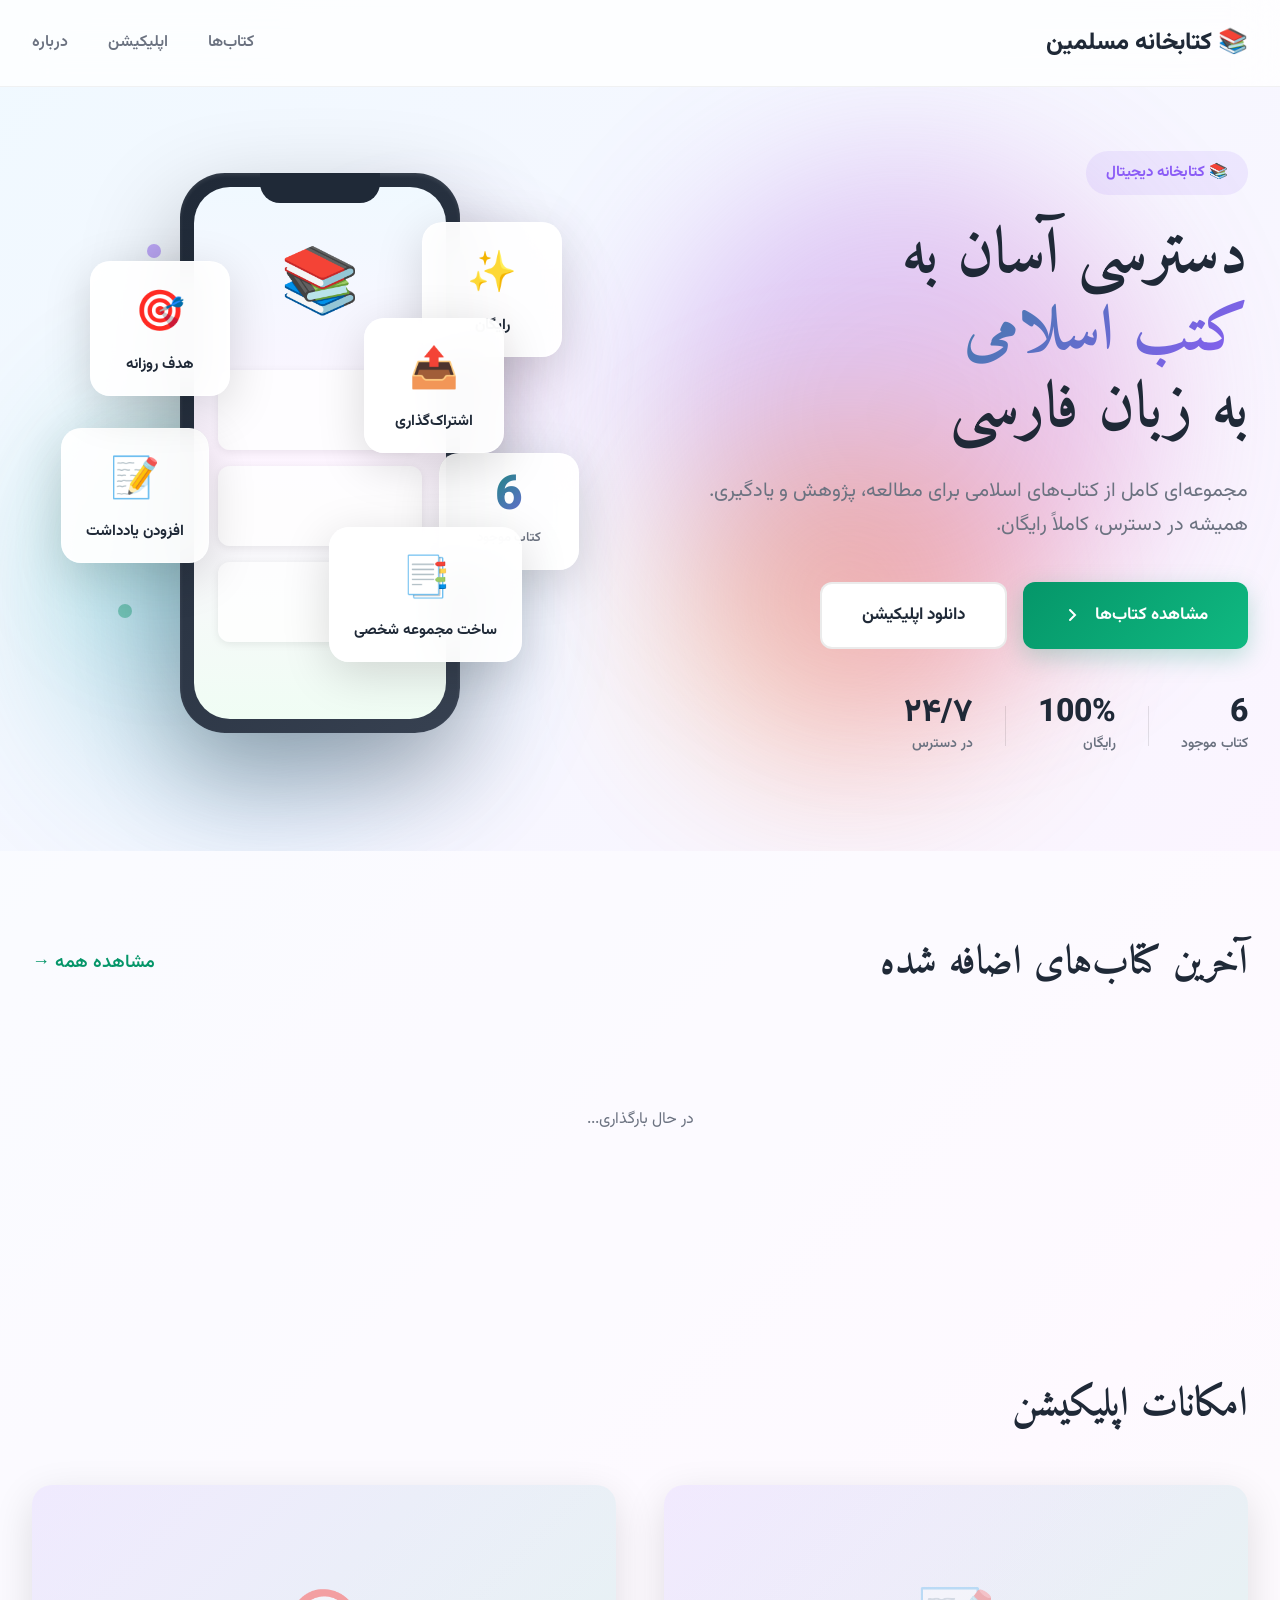
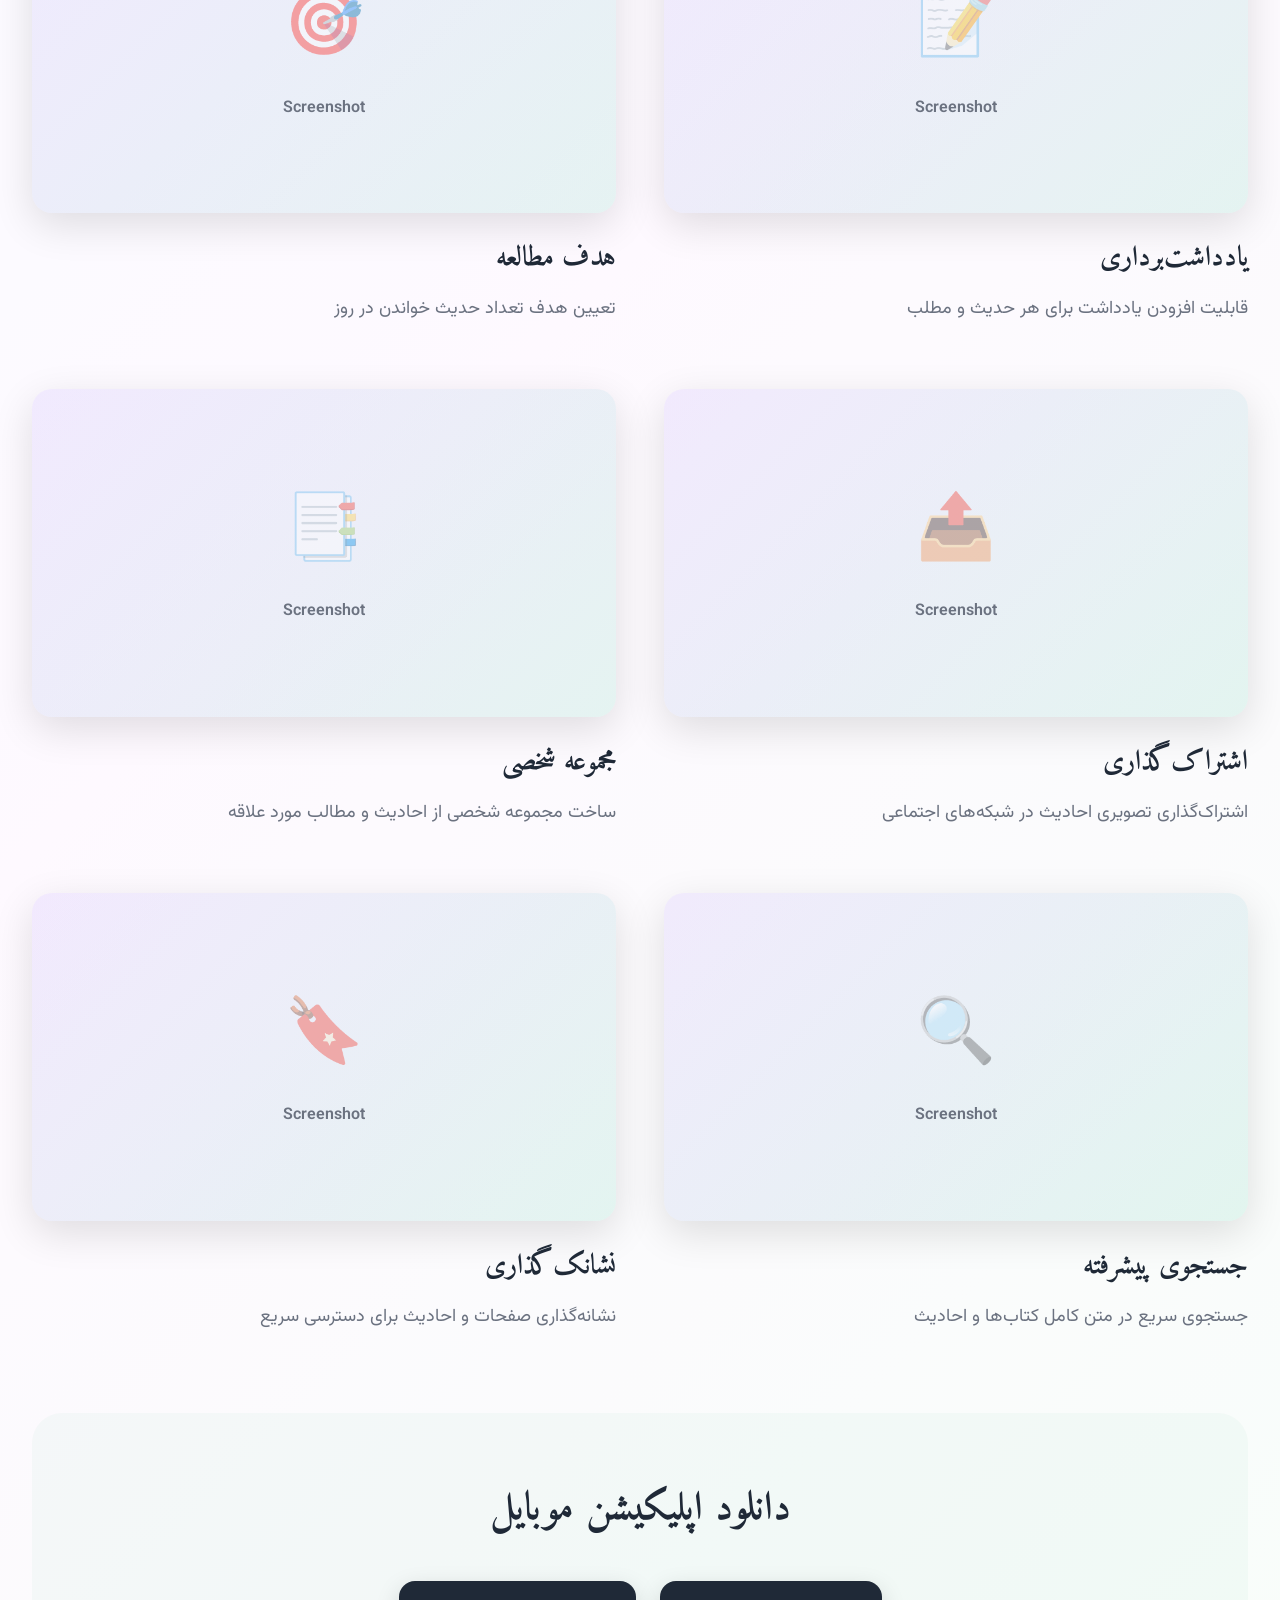
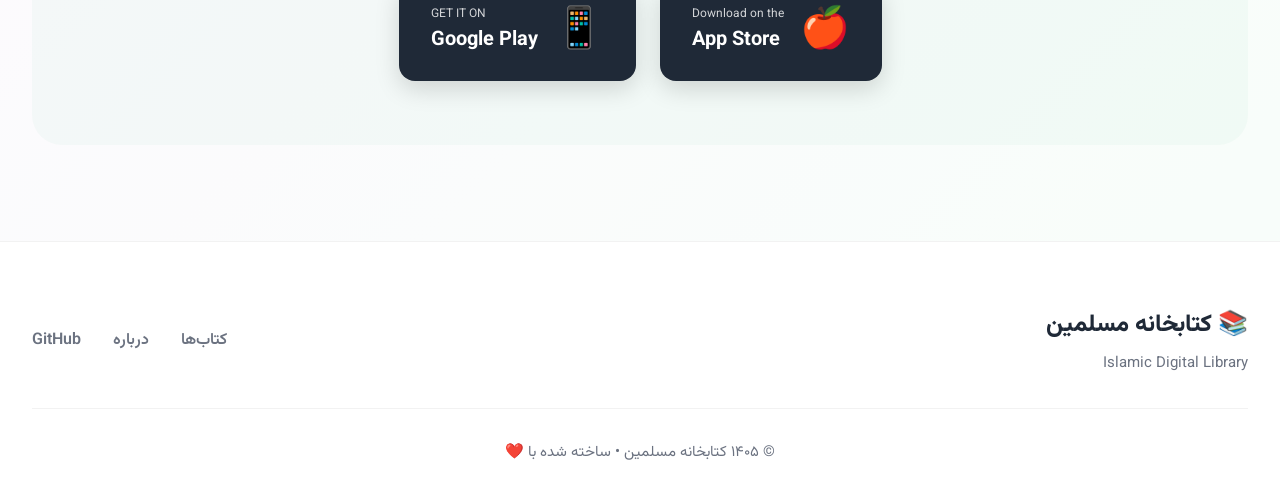
<file: docs/index.html>
<!DOCTYPE html>
<html lang="fa" dir="rtl">
<head>
    <meta charset="UTF-8">
    <meta name="viewport" content="width=device-width, initial-scale=1.0">
    <title>کتابخانه مسلمین - Islamic Digital Library</title>
    <meta name="description" content="کتابخانه دیجیتال اسلامی - دسترسی به بیش از 100 کتاب اسلامی به زبان فارسی">

    <link rel="preconnect" href="https://fonts.googleapis.com">
    <link rel="preconnect" href="https://fonts.gstatic.com" crossorigin>
    <link href="https://fonts.googleapis.com/css2?family=Amiri:wght@400;700&family=Vazirmatn:wght@300;400;500;600;700;800&display=swap" rel="stylesheet">

    <link rel="stylesheet" href="css/style.css">
</head>
<body>
    <!-- Navigation -->
    <nav class="nav">
        <div class="container">
            <a href="index.html" class="logo">📚 کتابخانه مسلمین</a>
            <div class="nav-menu">
                <a href="#books">کتاب‌ها</a>
                <a href="#apps">اپلیکیشن</a>
                <a href="about.html">درباره</a>
            </div>
        </div>
    </nav>

    <!-- Hero Section -->
    <section class="hero">
        <div class="blob blob-1"></div>
        <div class="blob blob-2"></div>
        <div class="blob blob-3"></div>

        <div class="container">
            <div class="hero-grid">
                <!-- Left: Text Content -->
                <div class="hero-text">
                    <div class="hero-badge">📚 کتابخانه دیجیتال</div>
                    <h1 class="hero-title">
                        دسترسی آسان به
                        <span class="gradient-text">کتب اسلامی</span>
                        به زبان فارسی
                    </h1>
                    <p class="hero-description">
                        مجموعه‌ای کامل از کتاب‌های اسلامی برای مطالعه، پژوهش و یادگیری. همیشه در دسترس، کاملاً رایگان.
                    </p>

                    <div class="hero-actions">
                        <a href="#books" class="cta-btn primary">
                            مشاهده کتاب‌ها
                            <svg width="20" height="20" viewBox="0 0 20 20" fill="none">
                                <path d="M7 15L12 10L7 5" stroke="currentColor" stroke-width="2" stroke-linecap="round"/>
                            </svg>
                        </a>
                        <a href="#apps" class="cta-btn secondary">
                            دانلود اپلیکیشن
                        </a>
                    </div>

                    <!-- Stats -->
                    <div class="hero-stats">
                        <div class="stat-item">
                            <div class="stat-number" id="book-count">6</div>
                            <div class="stat-label">کتاب موجود</div>
                        </div>
                        <div class="stat-divider"></div>
                        <div class="stat-item">
                            <div class="stat-number">100%</div>
                            <div class="stat-label">رایگان</div>
                        </div>
                        <div class="stat-divider"></div>
                        <div class="stat-item">
                            <div class="stat-number">۲۴/۷</div>
                            <div class="stat-label">در دسترس</div>
                        </div>
                    </div>
                </div>

                <!-- Right: Visual Elements -->
                <div class="hero-visual">
                    <!-- Background Gradient Shapes -->
                    <div class="gradient-shape shape-1"></div>
                    <div class="gradient-shape shape-2"></div>

                    <!-- Central Phone Mockup -->
                    <div class="hero-phone">
                        <div class="phone-device">
                            <div class="phone-notch"></div>
                            <div class="phone-screen">
                                <div class="screen-content">
                                    <div class="screen-header">📚</div>
                                    <div class="screen-books">
                                        <div class="screen-book"></div>
                                        <div class="screen-book"></div>
                                        <div class="screen-book"></div>
                                    </div>
                                </div>
                            </div>
                        </div>
                    </div>

                    <!-- Feature Card 1: Free -->
                    <div class="floating-card feature-card card-1">
                        <div class="feature-icon">✨</div>
                        <div class="feature-text">رایگان</div>
                    </div>

                    <!-- Feature Card 2: Book Count -->
                    <div class="floating-card feature-card card-2">
                        <div class="feature-number" id="hero-book-count">6</div>
                        <div class="feature-label">کتاب موجود</div>
                    </div>

                    <!-- Feature Card 3: Collections -->
                    <div class="floating-card feature-card card-3">
                        <div class="feature-icon">📑</div>
                        <div class="feature-text">ساخت مجموعه شخصی</div>
                    </div>

                    <!-- Feature Card 4: Notes -->
                    <div class="floating-card feature-card card-4">
                        <div class="feature-icon">📝</div>
                        <div class="feature-text">افزودن یادداشت</div>
                    </div>

                    <!-- Feature Card 5: Reading Goals -->
                    <div class="floating-card feature-card card-5">
                        <div class="feature-icon">🎯</div>
                        <div class="feature-text">هدف روزانه</div>
                    </div>

                    <!-- Feature Card 6: Share -->
                    <div class="floating-card feature-card card-6">
                        <div class="feature-icon">📤</div>
                        <div class="feature-text">اشتراک‌گذاری</div>
                    </div>

                    <!-- Decorative Dots -->
                    <div class="decorative-dot dot-1"></div>
                    <div class="decorative-dot dot-2"></div>
                    <div class="decorative-dot dot-3"></div>
                </div>
            </div>
        </div>
    </section>

    <!-- Latest Books -->
    <section class="books-section" id="books">
        <div class="container">
            <div class="section-header">
                <h2 class="section-title">آخرین کتاب‌های اضافه شده</h2>
                <a href="browse.html" class="view-all">مشاهده همه →</a>
            </div>

            <div class="books-grid" id="books-grid">
                <div class="loading">در حال بارگذاری...</div>
            </div>
        </div>
    </section>

    <!-- App Features Showcase -->
    <section class="features-showcase" id="apps">
        <div class="container">
            <div class="section-header">
                <h2 class="section-title">امکانات اپلیکیشن</h2>
            </div>

            <!-- Features Grid (2 columns, flexible rows) -->
            <div class="features-grid">
                <!-- Feature 1: Notes -->
                <div class="feature-item">
                    <div class="feature-image">
                        <div class="image-placeholder">
                            <span class="placeholder-icon">📝</span>
                            <span class="placeholder-text">Screenshot</span>
                        </div>
                    </div>
                    <div class="feature-content">
                        <h3 class="feature-heading">یادداشت‌برداری</h3>
                        <p class="feature-description">قابلیت افزودن یادداشت برای هر حدیث و مطلب</p>
                    </div>
                </div>

                <!-- Feature 2: Reading Goals -->
                <div class="feature-item">
                    <div class="feature-image">
                        <div class="image-placeholder">
                            <span class="placeholder-icon">🎯</span>
                            <span class="placeholder-text">Screenshot</span>
                        </div>
                    </div>
                    <div class="feature-content">
                        <h3 class="feature-heading">هدف مطالعه</h3>
                        <p class="feature-description">تعیین هدف تعداد حدیث خواندن در روز</p>
                    </div>
                </div>

                <!-- Feature 3: Share -->
                <div class="feature-item">
                    <div class="feature-image">
                        <div class="image-placeholder">
                            <span class="placeholder-icon">📤</span>
                            <span class="placeholder-text">Screenshot</span>
                        </div>
                    </div>
                    <div class="feature-content">
                        <h3 class="feature-heading">اشتراک‌گذاری</h3>
                        <p class="feature-description">اشتراک‌گذاری تصویری احادیث در شبکه‌های اجتماعی</p>
                    </div>
                </div>

                <!-- Feature 4: Collections -->
                <div class="feature-item">
                    <div class="feature-image">
                        <div class="image-placeholder">
                            <span class="placeholder-icon">📑</span>
                            <span class="placeholder-text">Screenshot</span>
                        </div>
                    </div>
                    <div class="feature-content">
                        <h3 class="feature-heading">مجموعه شخصی</h3>
                        <p class="feature-description">ساخت مجموعه شخصی از احادیث و مطالب مورد علاقه</p>
                    </div>
                </div>

                <!-- Feature 5: Search -->
                <div class="feature-item">
                    <div class="feature-image">
                        <div class="image-placeholder">
                            <span class="placeholder-icon">🔍</span>
                            <span class="placeholder-text">Screenshot</span>
                        </div>
                    </div>
                    <div class="feature-content">
                        <h3 class="feature-heading">جستجوی پیشرفته</h3>
                        <p class="feature-description">جستجوی سریع در متن کامل کتاب‌ها و احادیث</p>
                    </div>
                </div>

                <!-- Feature 6: Bookmarks -->
                <div class="feature-item">
                    <div class="feature-image">
                        <div class="image-placeholder">
                            <span class="placeholder-icon">🔖</span>
                            <span class="placeholder-text">Screenshot</span>
                        </div>
                    </div>
                    <div class="feature-content">
                        <h3 class="feature-heading">نشانک‌گذاری</h3>
                        <p class="feature-description">نشانه‌گذاری صفحات و احادیث برای دسترسی سریع</p>
                    </div>
                </div>
            </div>

            <!-- Download App -->
            <div class="download-section">
                <h3 class="download-title">دانلود اپلیکیشن موبایل</h3>
                <div class="app-badges">
                    <a href="#" class="app-badge ios">
                        <span class="badge-icon">🍎</span>
                        <div>
                            <div class="badge-label">Download on the</div>
                            <div class="badge-store">App Store</div>
                        </div>
                    </a>
                    <a href="#" class="app-badge android">
                        <span class="badge-icon">📱</span>
                        <div>
                            <div class="badge-label">GET IT ON</div>
                            <div class="badge-store">Google Play</div>
                        </div>
                    </a>
                </div>
            </div>
        </div>
    </section>

    <!-- Footer -->
    <footer class="footer">
        <div class="container">
            <div class="footer-content">
                <div class="footer-brand">
                    <div class="footer-logo">📚 کتابخانه مسلمین</div>
                    <p class="footer-tagline">Islamic Digital Library</p>
                </div>
                <div class="footer-links">
                    <a href="browse.html">کتاب‌ها</a>
                    <a href="about.html">درباره</a>
                    <a href="https://github.com/zakariaf/Muslim-Library-App-Persian-Books">GitHub</a>
                </div>
            </div>
            <div class="footer-bottom">
                <p>© ۱۴۰۵ کتابخانه مسلمین • ساخته شده با ❤️</p>
            </div>
        </div>
    </footer>

    <script src="js/main.js"></script>
</body>
</html>
</file>
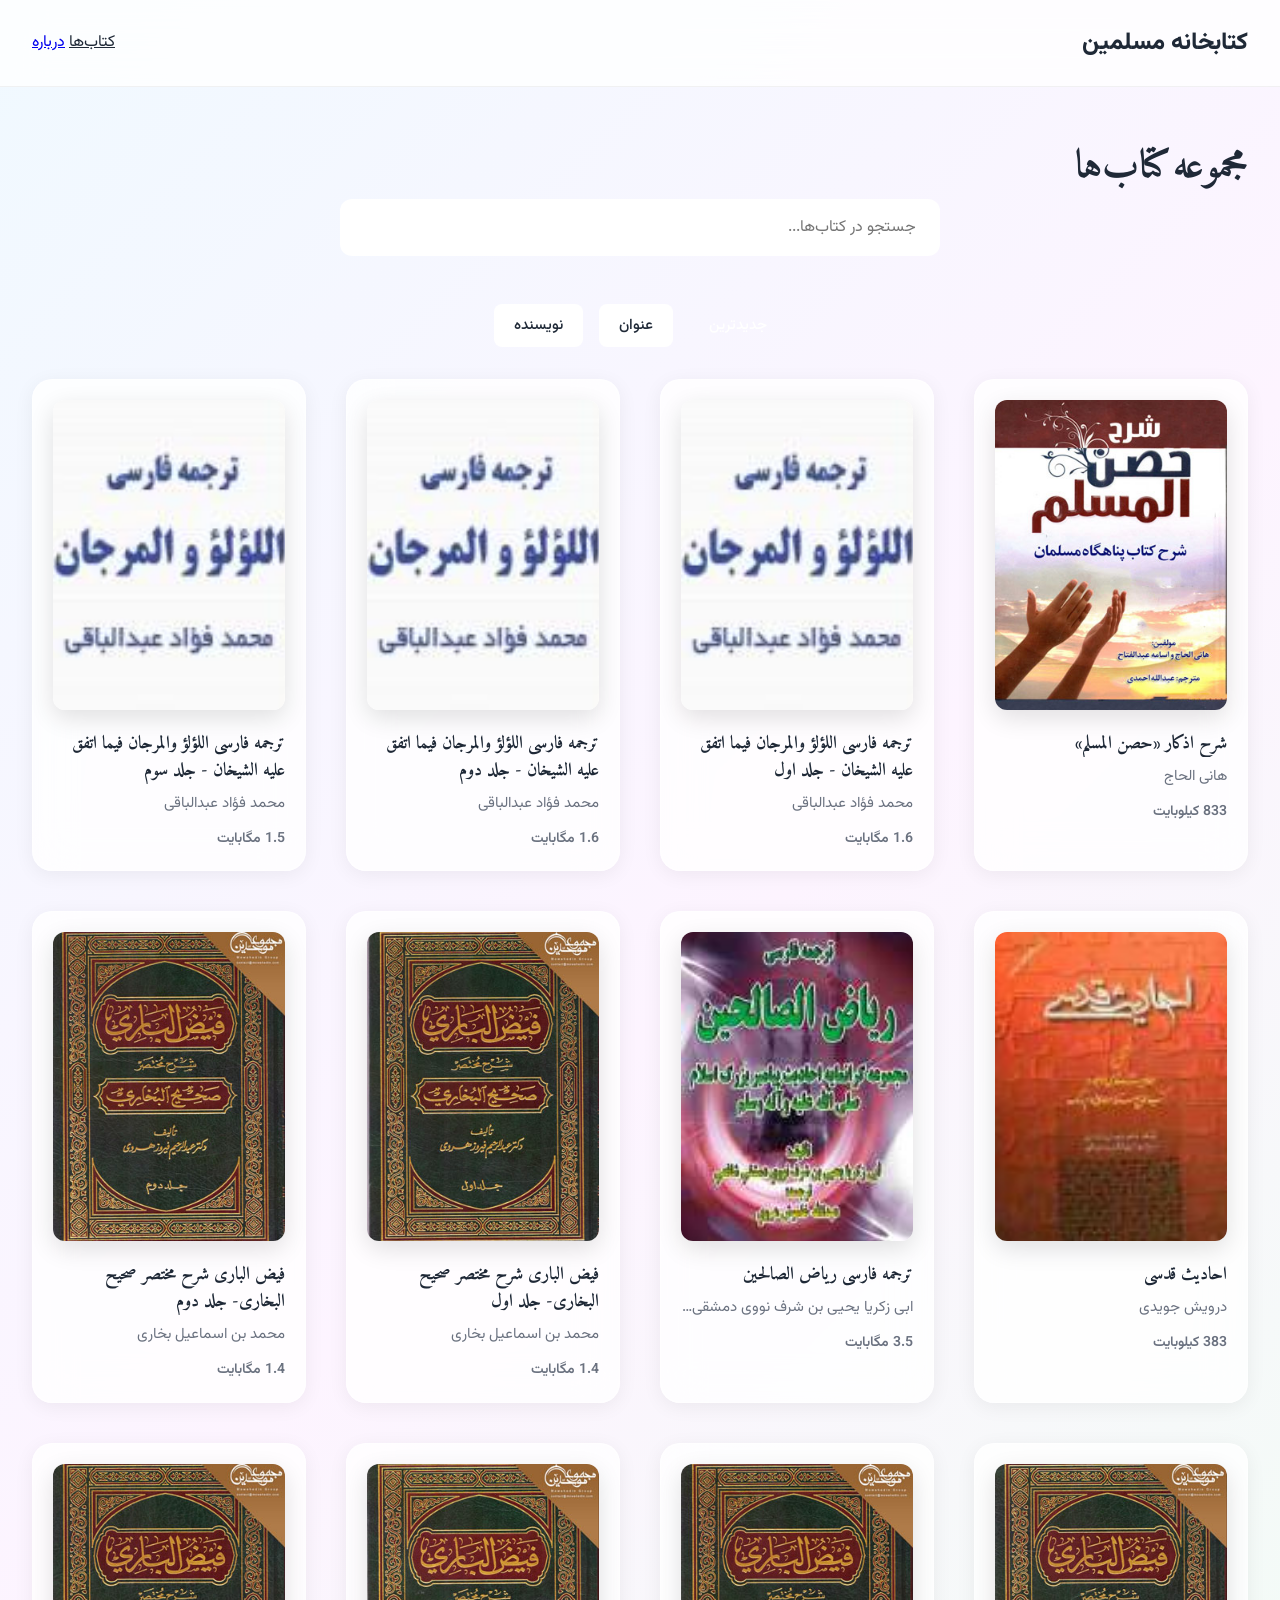
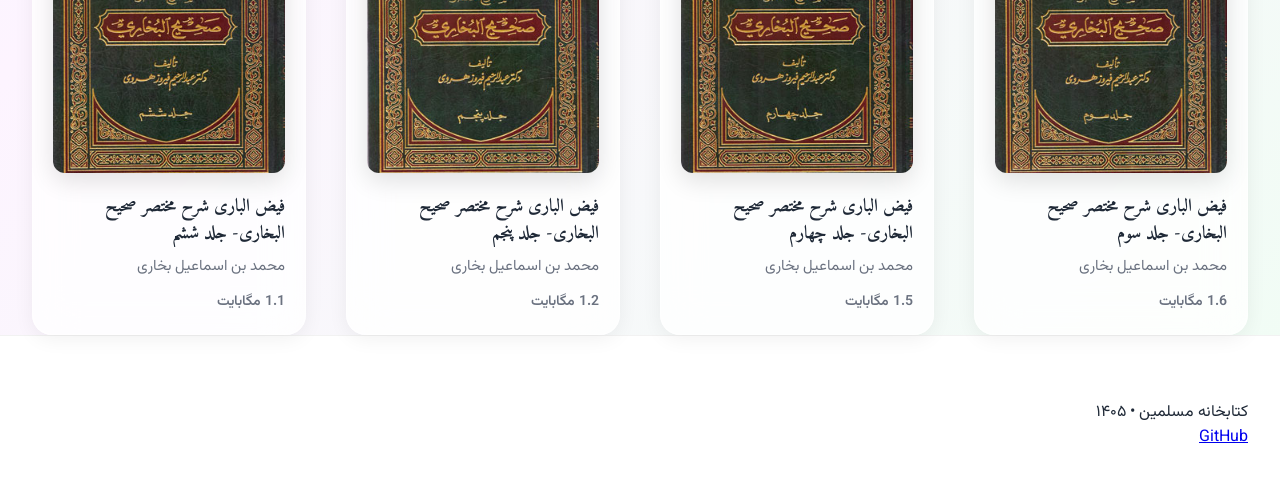
<file: docs/browse.html>
<!DOCTYPE html>
<html lang="fa" dir="rtl">
<head>
    <meta charset="UTF-8">
    <meta name="viewport" content="width=device-width, initial-scale=1.0">
    <title>کتاب‌ها - کتابخانه مسلمین</title>
    <meta name="description" content="مرور و جستجو در مجموعه کتاب‌های اسلامی">

    <link rel="preconnect" href="https://fonts.googleapis.com">
    <link rel="preconnect" href="https://fonts.gstatic.com" crossorigin>
    <link href="https://fonts.googleapis.com/css2?family=Amiri:wght@400;700&family=Vazirmatn:wght@300;400;500;600;700&display=swap" rel="stylesheet">

    <link rel="stylesheet" href="css/style.css">
    <style>
        .search-bar {
            max-width: 600px;
            margin: 0 auto 3rem;
            position: relative;
        }

        .search-input {
            width: 100%;
            padding: 1rem 1.5rem;
            font-family: var(--font-body);
            font-size: 1rem;
            border: 2px solid var(--gray-300);
            border-radius: 12px;
            background: white;
            transition: all 0.2s;
        }

        .search-input:focus {
            outline: none;
            border-color: var(--emerald);
            box-shadow: 0 0 0 3px var(--emerald-light);
        }

        .sort-controls {
            display: flex;
            gap: 1rem;
            justify-content: center;
            margin-bottom: 2rem;
        }

        .sort-button {
            padding: 0.625rem 1.25rem;
            background: white;
            border: 1px solid var(--gray-300);
            border-radius: 8px;
            font-family: var(--font-body);
            font-size: 0.9375rem;
            font-weight: 500;
            color: var(--gray-700);
            cursor: pointer;
            transition: all 0.2s;
        }

        .sort-button:hover {
            border-color: var(--emerald);
            color: var(--emerald);
        }

        .sort-button.active {
            background: var(--emerald);
            border-color: var(--emerald);
            color: white;
        }
    </style>
</head>
<body>
    <nav class="nav">
        <div class="container">
            <a href="index.html" class="logo">کتابخانه مسلمین</a>
            <div class="nav-links">
                <a href="browse.html" style="color: var(--emerald)">کتاب‌ها</a>
                <a href="about.html">درباره</a>
            </div>
        </div>
    </nav>

    <section class="books" style="padding-top: 3rem;">
        <div class="container">
            <h1 class="section-title">مجموعه کتاب‌ها</h1>

            <!-- Search -->
            <div class="search-bar">
                <input
                    type="text"
                    class="search-input"
                    placeholder="جستجو در کتاب‌ها..."
                    id="search-input"
                >
            </div>

            <!-- Sort -->
            <div class="sort-controls">
                <button class="sort-button active" data-sort="newest">جدیدترین</button>
                <button class="sort-button" data-sort="title">عنوان</button>
                <button class="sort-button" data-sort="author">نویسنده</button>
            </div>

            <!-- Books Grid -->
            <div class="books-grid" id="books-grid">
                <div class="loading">در حال بارگذاری...</div>
            </div>
        </div>
    </section>

    <footer class="footer">
        <div class="container">
            <p class="footer-text">کتابخانه مسلمین • ۱۴۰۵</p>
            <a href="https://github.com/zakariaf/Muslim-Library-App-Persian-Books" class="footer-link">GitHub</a>
        </div>
    </footer>

    <script src="js/browse.js"></script>
</body>
</html>
</file>
<file: docs/css/style.css>
/* ==========================================
   MODERN CLEAN DESIGN
   Soft gradients, glassmorphism, minimal
   ========================================== */

* {
    margin: 0;
    padding: 0;
    box-sizing: border-box;
}

:root {
    --primary: #059669;
    --primary-light: #10B981;
    --secondary: #8B5CF6;
    --accent: #F59E0B;
    --text: #1F2937;
    --text-light: #6B7280;
    --bg: #FFFFFF;
    --bg-soft: #F9FAFB;
}

body {
    font-family: 'Vazirmatn', sans-serif;
    background: linear-gradient(135deg, #F0F9FF 0%, #FDF4FF 50%, #F0FDF4 100%);
    color: var(--text);
    line-height: 1.6;
}

.container {
    max-width: 1280px;
    margin: 0 auto;
    padding: 0 2rem;
}

/* ==========================================
   Navigation - Modern & Clean
   ========================================== */

.nav {
    padding: 1.5rem 0;
    background: rgba(255, 255, 255, 0.8);
    backdrop-filter: blur(20px);
    position: sticky;
    top: 0;
    z-index: 1000;
    border-bottom: 1px solid rgba(0, 0, 0, 0.05);
}

.nav .container {
    display: flex;
    justify-content: space-between;
    align-items: center;
}

.logo {
    font-size: 1.5rem;
    font-weight: 800;
    color: var(--text);
    text-decoration: none;
}

.nav-menu {
    display: flex;
    gap: 2.5rem;
}

.nav-menu a {
    font-size: 1rem;
    font-weight: 600;
    color: var(--text-light);
    text-decoration: none;
    transition: color 0.3s;
}

.nav-menu a:hover {
    color: var(--primary);
}

/* ==========================================
   Soft Gradient Blobs
   ========================================== */

.blob {
    position: absolute;
    border-radius: 50%;
    filter: blur(80px);
    opacity: 0.3;
    z-index: 0;
    animation: blob-float 20s ease-in-out infinite;
}

.blob-1 {
    top: 10%;
    right: 10%;
    width: 500px;
    height: 500px;
    background: linear-gradient(135deg, #8B5CF6, #EC4899);
}

.blob-2 {
    top: 40%;
    left: 5%;
    width: 400px;
    height: 400px;
    background: linear-gradient(135deg, #10B981, #3B82F6);
    animation-delay: -7s;
}

.blob-3 {
    bottom: 10%;
    right: 20%;
    width: 350px;
    height: 350px;
    background: linear-gradient(135deg, #F59E0B, #EF4444);
    animation-delay: -14s;
}

@keyframes blob-float {
    0%, 100% {
        transform: translate(0, 0) scale(1);
    }
    33% {
        transform: translate(50px, -50px) scale(1.1);
    }
    66% {
        transform: translate(-30px, 30px) scale(0.9);
    }
}

/* ==========================================
   Hero Section - Dynamic Two-Column Layout
   ========================================== */

.hero {
    padding: 4rem 0 6rem;
    position: relative;
    overflow: hidden;
    min-height: 600px;
}

.hero-grid {
    display: grid;
    grid-template-columns: 1fr 1fr;
    gap: 4rem;
    align-items: center;
    position: relative;
    z-index: 10;
}

/* Left Column - Text */
.hero-text {
    text-align: right;
}

.hero-badge {
    display: inline-block;
    background: rgba(139, 92, 246, 0.1);
    color: var(--secondary);
    padding: 0.625rem 1.25rem;
    border-radius: 50px;
    font-size: 0.9375rem;
    font-weight: 700;
    margin-bottom: 1.5rem;
}

.hero-title {
    font-family: 'Amiri', serif;
    font-size: clamp(2.5rem, 5vw, 4.5rem);
    font-weight: 800;
    line-height: 1.2;
    color: var(--text);
    margin-bottom: 1.5rem;
}

.gradient-text {
    background: linear-gradient(135deg, var(--primary) 0%, var(--secondary) 100%);
    -webkit-background-clip: text;
    -webkit-text-fill-color: transparent;
    background-clip: text;
    display: block;
}

.hero-description {
    font-size: 1.25rem;
    color: var(--text-light);
    line-height: 1.7;
    margin-bottom: 2.5rem;
}

.hero-actions {
    display: flex;
    gap: 1rem;
    margin-bottom: 3rem;
}

.cta-btn {
    display: inline-flex;
    align-items: center;
    gap: 0.75rem;
    padding: 1.125rem 2.5rem;
    font-size: 1.0625rem;
    font-weight: 700;
    text-decoration: none;
    border-radius: 12px;
    transition: all 0.3s;
}

.cta-btn.primary {
    background: linear-gradient(135deg, var(--primary) 0%, var(--primary-light) 100%);
    color: white;
    box-shadow: 0 8px 24px rgba(5, 150, 105, 0.25);
}

.cta-btn.primary:hover {
    transform: translateY(-3px);
    box-shadow: 0 12px 32px rgba(5, 150, 105, 0.35);
}

.cta-btn.secondary {
    background: white;
    color: var(--text);
    border: 2px solid rgba(0, 0, 0, 0.08);
}

.cta-btn.secondary:hover {
    border-color: var(--primary);
    color: var(--primary);
}

/* Inline Stats */
.hero-stats {
    display: flex;
    gap: 2rem;
    align-items: center;
}

.stat-item {
    display: flex;
    flex-direction: column;
}

.stat-number {
    font-size: 2rem;
    font-weight: 800;
    color: var(--text);
    line-height: 1;
    margin-bottom: 0.25rem;
}

.stat-label {
    font-size: 0.875rem;
    color: var(--text-light);
    font-weight: 600;
}

.stat-divider {
    width: 1px;
    height: 40px;
    background: rgba(0, 0, 0, 0.1);
}

/* Right Column - Rich Visual Elements */
.hero-visual {
    position: relative;
    height: 550px;
}

/* Background Gradient Shapes */
.gradient-shape {
    position: absolute;
    border-radius: 50%;
    filter: blur(50px);
    z-index: 0;
    animation: shape-float 15s ease-in-out infinite;
}

.shape-1 {
    top: 10%;
    right: 10%;
    width: 250px;
    height: 250px;
    background: linear-gradient(135deg, #8B5CF6, #EC4899);
    opacity: 0.15;
}

.shape-2 {
    bottom: 15%;
    left: 5%;
    width: 200px;
    height: 200px;
    background: linear-gradient(135deg, #10B981, #3B82F6);
    opacity: 0.12;
    animation-delay: -5s;
}

.shape-3 {
    top: 40%;
    right: 25%;
    width: 150px;
    height: 150px;
    background: linear-gradient(135deg, #F59E0B, #EF4444);
    opacity: 0.1;
    animation-delay: -10s;
}

@keyframes shape-float {
    0%, 100% {
        transform: translate(0, 0) scale(1);
        border-radius: 60% 40% 30% 70% / 60% 30% 70% 40%;
    }
    50% {
        transform: translate(20px, -20px) scale(1.1);
        border-radius: 30% 60% 70% 40% / 50% 60% 30% 60%;
    }
}

/* Central Illustration - Larger */
.hero-illustration {
    position: absolute;
    top: 50%;
    left: 50%;
    transform: translate(-50%, -50%);
    z-index: 3;
}

.illustration-circle {
    width: 320px;
    height: 320px;
    background: linear-gradient(135deg,
        rgba(139, 92, 246, 0.2) 0%,
        rgba(16, 185, 129, 0.2) 100%);
    border-radius: 50%;
    display: flex;
    align-items: center;
    justify-content: center;
    box-shadow:
        0 30px 80px rgba(139, 92, 246, 0.25),
        inset 0 0 80px rgba(255, 255, 255, 0.2);
    position: relative;
    animation: pulse-gentle 4s ease-in-out infinite;
}

.inner-circle {
    position: absolute;
    width: 240px;
    height: 240px;
    background: linear-gradient(135deg,
        rgba(16, 185, 129, 0.15) 0%,
        rgba(59, 130, 246, 0.15) 100%);
    border-radius: 50%;
    animation: pulse-gentle 4s ease-in-out infinite;
    animation-delay: 0.5s;
}

.illustration-icon {
    font-size: 9rem;
    position: relative;
    z-index: 1;
    animation: icon-bounce 3s ease-in-out infinite;
}

@keyframes pulse-gentle {
    0%, 100% {
        transform: scale(1);
    }
    50% {
        transform: scale(1.08);
    }
}

@keyframes icon-bounce {
    0%, 100% {
        transform: translateY(0);
    }
    50% {
        transform: translateY(-10px);
    }
}

.rotating-ring {
    position: absolute;
    width: 100%;
    height: 100%;
    border: 3px dashed rgba(5, 150, 105, 0.3);
    border-radius: 50%;
    animation: rotate-ring 20s linear infinite;
}

@keyframes rotate-ring {
    from {
        transform: rotate(0deg);
    }
    to {
        transform: rotate(360deg);
    }
}

/* ==========================================
   Feature Cards - Simplified
   ========================================== */

.floating-card {
    position: absolute;
    background: rgba(255, 255, 255, 0.95);
    backdrop-filter: blur(20px);
    border: 1px solid rgba(255, 255, 255, 0.6);
    box-shadow: 0 12px 48px rgba(0, 0, 0, 0.15);
    z-index: 4;
    animation: float-card 6s ease-in-out infinite;
}

.feature-card {
    padding: 1.25rem 1.5rem;
    border-radius: 20px;
    text-align: center;
    min-width: 140px;
}

.feature-card.card-1 {
    top: 8%;
    right: 8%;
    animation-delay: 0s;
}

.feature-card.card-2 {
    top: 50%;
    right: 5%;
    animation-delay: 1.5s;
}

.feature-card.card-3 {
    bottom: 12%;
    right: 15%;
    min-width: 180px;
    animation-delay: 3s;
}

.feature-card.card-4 {
    bottom: 30%;
    left: 5%;
    animation-delay: 2.5s;
}

.feature-card.card-5 {
    top: 15%;
    left: 10%;
    animation-delay: 4s;
}

.feature-card.card-6 {
    bottom: 50%;
    right: 18%;
    animation-delay: 5.5s;
}

.feature-icon {
    font-size: 2.5rem;
    margin-bottom: 0.5rem;
    display: block;
}

.feature-text {
    font-weight: 700;
    font-size: 0.9375rem;
    color: var(--text);
    line-height: 1.4;
}

.feature-number {
    font-size: 3rem;
    font-weight: 800;
    background: linear-gradient(135deg, var(--primary), var(--secondary));
    -webkit-background-clip: text;
    -webkit-text-fill-color: transparent;
    background-clip: text;
    line-height: 1;
    margin-bottom: 0.375rem;
}

.feature-label {
    font-size: 0.8125rem;
    color: var(--text-light);
    font-weight: 600;
}

@keyframes float-card {
    0%, 100% {
        transform: translateY(0) rotate(0deg);
    }
    50% {
        transform: translateY(-22px) rotate(2deg);
    }
}

/* ==========================================
   Central Phone Mockup
   ========================================== */

.hero-phone {
    position: absolute;
    top: 50%;
    left: 50%;
    transform: translate(-50%, -50%);
    z-index: 2;
    animation: phone-float 6s ease-in-out infinite;
}

.phone-device {
    width: 280px;
    height: 560px;
    background: linear-gradient(135deg, #1F2937 0%, #374151 100%);
    border-radius: 45px;
    padding: 14px;
    box-shadow:
        0 40px 100px rgba(0, 0, 0, 0.3),
        inset 0 2px 4px rgba(255, 255, 255, 0.1);
    position: relative;
}

.phone-notch {
    position: absolute;
    top: 0;
    left: 50%;
    transform: translateX(-50%);
    width: 120px;
    height: 30px;
    background: #1F2937;
    border-radius: 0 0 20px 20px;
    z-index: 2;
}

.phone-screen {
    width: 100%;
    height: 100%;
    background: linear-gradient(180deg,
        #F0F9FF 0%,
        #FDF4FF 50%,
        #F0FDF4 100%);
    border-radius: 36px;
    overflow: hidden;
    position: relative;
}

.screen-content {
    padding: 3rem 1.5rem;
}

.screen-header {
    text-align: center;
    font-size: 4rem;
    margin-bottom: 2rem;
}

.screen-books {
    display: flex;
    flex-direction: column;
    gap: 1rem;
}

.screen-book {
    height: 80px;
    background: rgba(255, 255, 255, 0.8);
    border-radius: 12px;
    box-shadow: 0 2px 8px rgba(0, 0, 0, 0.08);
}

@keyframes phone-float {
    0%, 100% {
        transform: translate(-50%, -50%) translateY(0);
    }
    50% {
        transform: translate(-50%, -50%) translateY(-15px);
    }
}

/* ==========================================
   Decorative Elements - Dots & Pills
   ========================================== */

.decorative-dot {
    position: absolute;
    width: 14px;
    height: 14px;
    border-radius: 50%;
    z-index: 1;
    animation: dot-float 5s ease-in-out infinite;
}

.dot-1 {
    top: 12%;
    left: 20%;
    background: #8B5CF6;
    opacity: 0.5;
}

.dot-2 {
    bottom: 20%;
    left: 15%;
    background: var(--primary);
    opacity: 0.4;
    animation-delay: 1.5s;
}

.dot-3 {
    top: 65%;
    right: 18%;
    background: var(--accent);
    opacity: 0.45;
    animation-delay: 3s;
}

.dot-4 {
    top: 40%;
    right: 5%;
    background: #3B82F6;
    opacity: 0.35;
    width: 10px;
    height: 10px;
    animation-delay: 2.5s;
}

.dot-5 {
    bottom: 45%;
    left: 30%;
    background: #EC4899;
    opacity: 0.3;
    width: 8px;
    height: 8px;
    animation-delay: 4.5s;
}

@keyframes dot-float {
    0%, 100% {
        transform: translateY(0) scale(1);
    }
    50% {
        transform: translateY(-25px) scale(1.3);
    }
}

/* Decorative Pills */
.decorative-pill {
    position: absolute;
    width: 80px;
    height: 24px;
    border-radius: 50px;
    z-index: 1;
    animation: pill-float 7s ease-in-out infinite;
}

.pill-1 {
    top: 25%;
    right: 25%;
    background: linear-gradient(90deg, rgba(139, 92, 246, 0.2), rgba(236, 72, 153, 0.2));
    animation-delay: 1s;
}

.pill-2 {
    bottom: 30%;
    left: 35%;
    background: linear-gradient(90deg, rgba(16, 185, 129, 0.2), rgba(59, 130, 246, 0.2));
    animation-delay: 3.5s;
}

@keyframes pill-float {
    0%, 100% {
        transform: translateY(0) rotate(0deg);
    }
    50% {
        transform: translateY(-18px) rotate(5deg);
    }
}

/* ==========================================
   Books Section - Clean Grid
   ========================================== */

.books-section {
    padding: 5rem 0;
    background: rgba(255, 255, 255, 0.5);
}

.section-header {
    display: flex;
    justify-content: space-between;
    align-items: center;
    margin-bottom: 3rem;
}

.section-title {
    font-family: 'Amiri', serif;
    font-size: 2.5rem;
    font-weight: 700;
    color: var(--text);
}

.view-all {
    font-size: 1.125rem;
    font-weight: 600;
    color: var(--primary);
    text-decoration: none;
    transition: transform 0.3s;
    display: inline-block;
}

.view-all:hover {
    transform: translateX(-5px);
}

.books-grid {
    display: grid;
    grid-template-columns: repeat(auto-fill, minmax(240px, 1fr));
    gap: 2.5rem;
}

.loading {
    grid-column: 1 / -1;
    text-align: center;
    padding: 4rem;
    color: var(--text-light);
}

/* Book Card - Modern Glass Effect */
.book-card {
    background: rgba(255, 255, 255, 0.8);
    backdrop-filter: blur(20px);
    border: 1px solid rgba(255, 255, 255, 0.5);
    border-radius: 20px;
    padding: 1.25rem;
    cursor: pointer;
    transition: all 0.4s cubic-bezier(0.34, 1.56, 0.64, 1);
    box-shadow: 0 4px 20px rgba(0, 0, 0, 0.06);
}

.book-card:hover {
    transform: translateY(-12px);
    box-shadow: 0 20px 60px rgba(0, 0, 0, 0.15);
    border-color: rgba(5, 150, 105, 0.3);
}

.book-cover-wrapper {
    position: relative;
    margin-bottom: 1.25rem;
    border-radius: 12px;
    overflow: hidden;
    box-shadow: 0 8px 24px rgba(0, 0, 0, 0.12);
}

.book-cover {
    width: 100%;
    aspect-ratio: 3 / 4;
    object-fit: cover;
    display: block;
}

.book-badge {
    position: absolute;
    top: 12px;
    left: 12px;
    background: linear-gradient(135deg, var(--primary), var(--primary-light));
    color: white;
    padding: 0.5rem 1rem;
    border-radius: 20px;
    font-size: 0.8125rem;
    font-weight: 700;
    z-index: 2;
}

.book-title {
    font-family: 'Amiri', serif;
    font-size: 1.125rem;
    font-weight: 700;
    color: var(--text);
    line-height: 1.5;
    margin-bottom: 0.5rem;
    display: -webkit-box;
    -webkit-line-clamp: 2;
    -webkit-box-orient: vertical;
    overflow: hidden;
}

.book-author {
    font-size: 0.9375rem;
    color: var(--text-light);
    margin-bottom: 0.75rem;
    display: -webkit-box;
    -webkit-line-clamp: 1;
    -webkit-box-orient: vertical;
    overflow: hidden;
}

.book-meta {
    display: flex;
    justify-content: space-between;
    align-items: center;
}

.book-size {
    font-size: 0.875rem;
    color: var(--text-light);
    font-weight: 600;
}

/* ==========================================
   Features Showcase Section
   ========================================== */

.features-showcase {
    padding: 6rem 0;
    background: rgba(255, 255, 255, 0.5);
}

/* Features Grid - 2 Columns, Flexible Rows */
.features-grid {
    display: grid;
    grid-template-columns: repeat(2, 1fr);
    gap: 4rem 3rem;
    margin-bottom: 5rem;
}

.feature-item {
    display: flex;
    flex-direction: column;
    gap: 1.5rem;
}

/* Image Placeholder */
.feature-image {
    width: 100%;
    aspect-ratio: 16 / 9;
    border-radius: 20px;
    overflow: hidden;
    box-shadow: 0 12px 40px rgba(0, 0, 0, 0.12);
}

.image-placeholder {
    width: 100%;
    height: 100%;
    background: linear-gradient(135deg,
        rgba(139, 92, 246, 0.1) 0%,
        rgba(16, 185, 129, 0.1) 100%);
    display: flex;
    flex-direction: column;
    align-items: center;
    justify-content: center;
    gap: 1rem;
}

.placeholder-icon {
    font-size: 4rem;
    opacity: 0.4;
}

.placeholder-text {
    font-size: 1rem;
    color: var(--text-light);
    font-weight: 600;
}

.feature-content {
    text-align: right;
}

.feature-heading {
    font-family: 'Amiri', serif;
    font-size: 1.75rem;
    font-weight: 700;
    color: var(--text);
    margin-bottom: 0.75rem;
}

.feature-description {
    font-size: 1.125rem;
    color: var(--text-light);
    line-height: 1.7;
}

/* Download Section */
.download-section {
    text-align: center;
    padding: 4rem 0;
    background: rgba(5, 150, 105, 0.03);
    border-radius: 30px;
    margin-top: 3rem;
}

.download-title {
    font-family: 'Amiri', serif;
    font-size: 2.5rem;
    font-weight: 700;
    color: var(--text);
    margin-bottom: 2.5rem;
}

.app-badges {
    display: flex;
    gap: 1.5rem;
    justify-content: center;
    flex-wrap: wrap;
}

.app-badge {
    display: flex;
    align-items: center;
    gap: 1rem;
    padding: 1.125rem 2rem;
    background: var(--text);
    color: white;
    text-decoration: none;
    border-radius: 16px;
    transition: all 0.3s;
    box-shadow: 0 8px 24px rgba(0, 0, 0, 0.15);
}

.app-badge:hover {
    transform: translateY(-4px);
    box-shadow: 0 12px 36px rgba(0, 0, 0, 0.25);
}

.badge-icon {
    font-size: 2.5rem;
}

.badge-label {
    font-size: 0.75rem;
    opacity: 0.8;
    text-align: left;
}

.badge-store {
    font-size: 1.25rem;
    font-weight: 700;
    text-align: left;
}

/* ==========================================
   Footer - Modern
   ========================================== */

.footer {
    padding: 4rem 0 2rem;
    background: var(--bg);
    border-top: 1px solid rgba(0, 0, 0, 0.05);
}

.footer-content {
    display: flex;
    justify-content: space-between;
    align-items: center;
    margin-bottom: 2rem;
}

.footer-logo {
    font-size: 1.5rem;
    font-weight: 800;
    color: var(--text);
    margin-bottom: 0.5rem;
}

.footer-tagline {
    color: var(--text-light);
    font-size: 0.9375rem;
}

.footer-links {
    display: flex;
    gap: 2rem;
}

.footer-links a {
    color: var(--text-light);
    text-decoration: none;
    font-weight: 600;
    transition: color 0.3s;
}

.footer-links a:hover {
    color: var(--primary);
}

.footer-bottom {
    text-align: center;
    padding-top: 2rem;
    border-top: 1px solid rgba(0, 0, 0, 0.05);
    color: var(--text-light);
    font-size: 0.9375rem;
}

/* ==========================================
   Responsive
   ========================================== */

@media (max-width: 968px) {
    .apps-content {
        grid-template-columns: 1fr;
    }

    .apps-visual {
        order: -1;
    }

    .phone-mockup {
        transform: scale(0.8);
    }
}

@media (max-width: 968px) {
    .hero-grid {
        grid-template-columns: 1fr;
        gap: 3rem;
    }

    .hero-visual {
        order: -1;
        height: 400px;
    }

    .hero-phone .phone-device {
        width: 240px;
        height: 480px;
    }

    .features-grid {
        grid-template-columns: 1fr;
        gap: 3rem;
    }
}

@media (max-width: 768px) {
    .container {
        padding: 0 1.5rem;
    }

    .nav-menu {
        gap: 1.5rem;
    }

    .nav-menu a {
        font-size: 0.9375rem;
    }

    .hero {
        padding: 3rem 0 4rem;
        min-height: auto;
    }

    .hero-text {
        text-align: center;
    }

    .hero-title {
        font-size: 2.25rem;
    }

    .hero-description {
        font-size: 1.0625rem;
    }

    .hero-actions {
        flex-direction: column;
    }

    .cta-btn {
        width: 100%;
        justify-content: center;
    }

    .hero-stats {
        justify-content: center;
    }

    .stat-number {
        font-size: 1.5rem;
    }

    .stat-label {
        font-size: 0.75rem;
    }

    .hero-visual {
        height: 300px;
    }

    .floating-card {
        transform: scale(0.8);
    }

    .blob {
        filter: blur(60px);
    }

    .blob-1 {
        width: 300px;
        height: 300px;
    }

    .books-grid {
        grid-template-columns: repeat(auto-fill, minmax(160px, 1fr));
        gap: 2rem;
    }

    .section-header {
        flex-direction: column;
        align-items: flex-start;
        gap: 1rem;
    }

    .section-title {
        font-size: 2rem;
    }

    .apps-title {
        font-size: 2.25rem;
    }

    .footer-content {
        flex-direction: column;
        text-align: center;
        gap: 2rem;
    }
}
</file>
